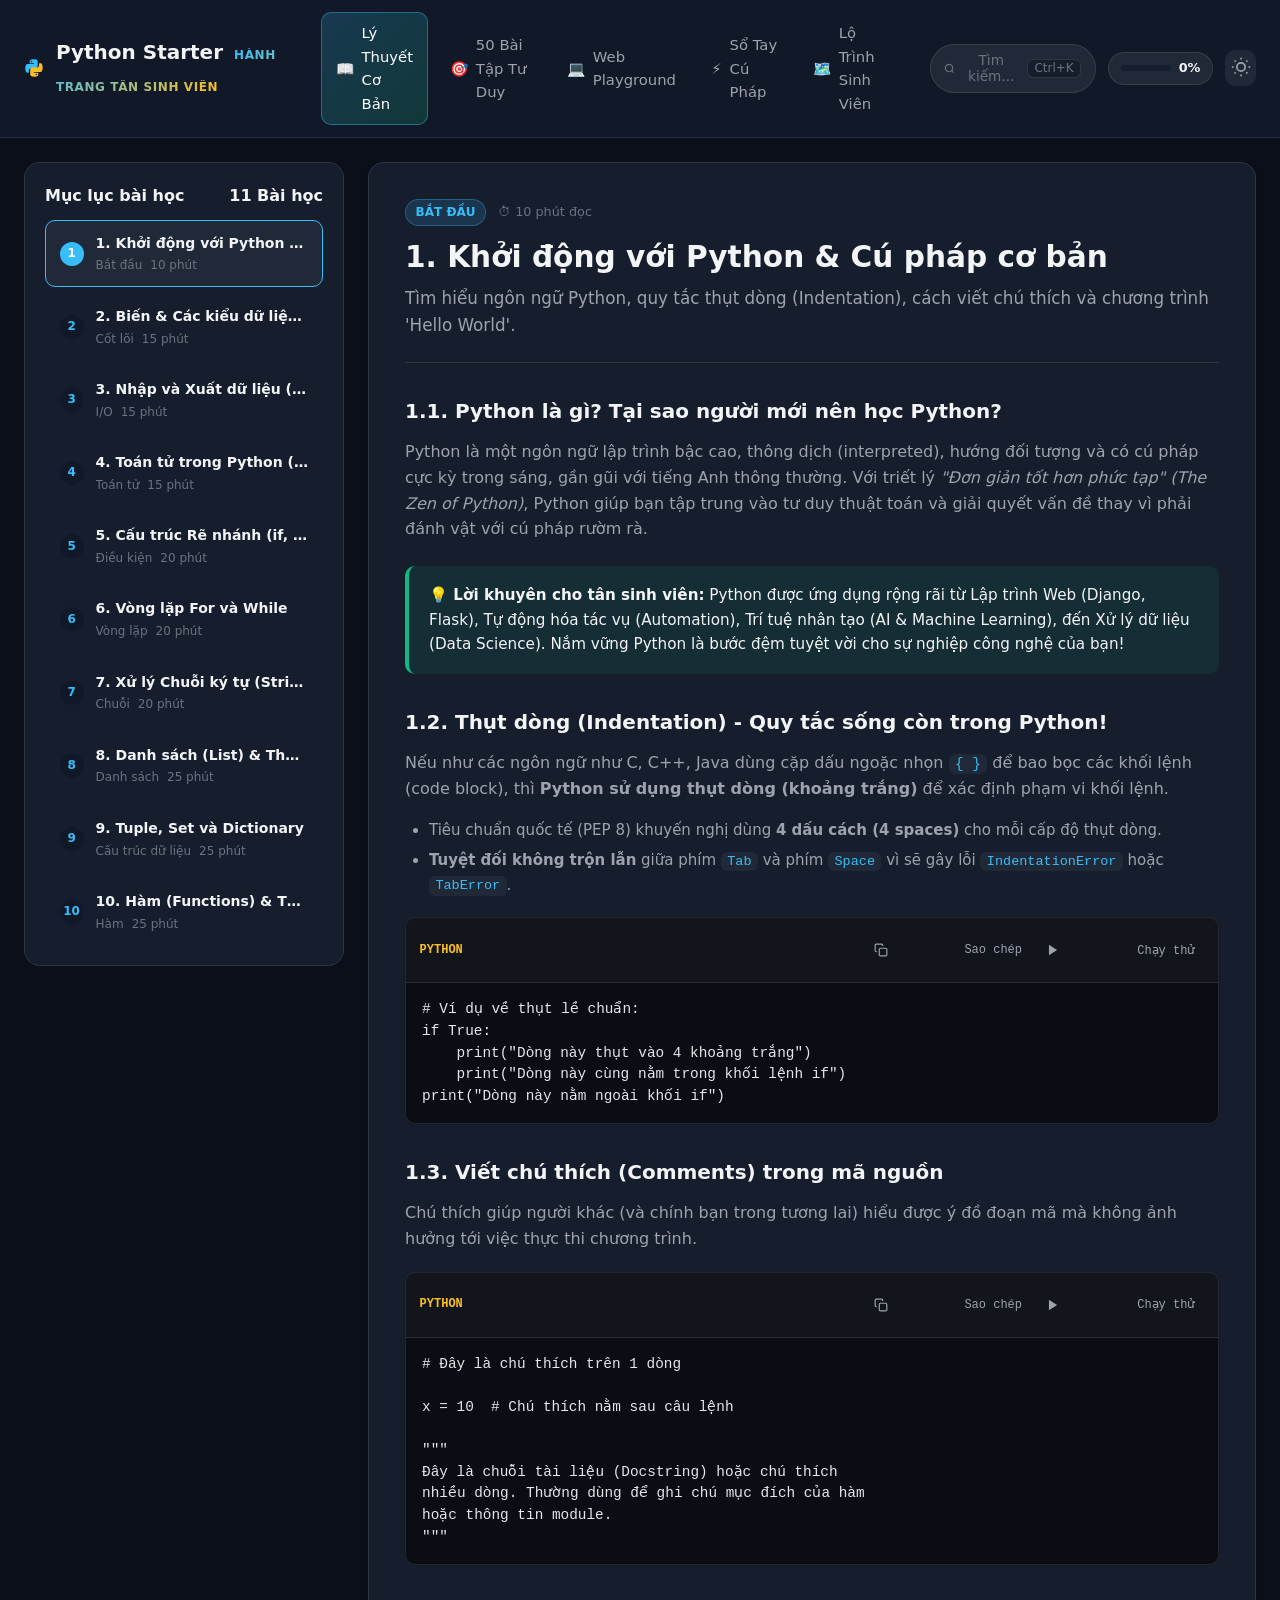
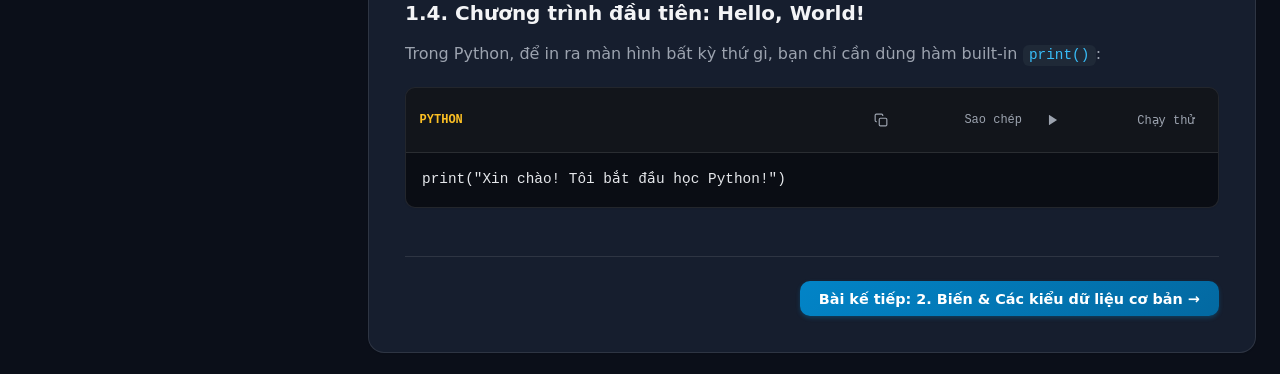
<file: index.html>
<!DOCTYPE html>
<html lang="vi" data-theme="dark">
<head>
  <meta charset="UTF-8">
  <meta name="viewport" content="width=device-width, initial-scale=1.0">
  <title>Python Starter - Hành Trang Lập Trình Python Cho Sinh Viên</title>
  <meta name="description" content="Nền tảng tự học lập trình Python toàn diện cho tân sinh viên: Lý thuyết nhập môn cốt lõi, 50 bài tập rèn tư duy giải thuật từ dễ đến nâng cao, và trình chạy code WebAssembly trực tuyến.">
  
  <!-- Favicon Python SVG -->
  <link rel="icon" type="image/svg+xml" href="data:image/svg+xml,<svg xmlns='http://www.w3.org/2000/svg' viewBox='0 0 24 24'><path fill='%2338bdf8' d='M12 2C6.48 2 2 6.48 2 12s4.48 10 10 10 10-4.48 10-10S17.52 2 12 2zm-1 14h2v2h-2zm0-10h2v8h-2z'/></svg>">

  <!-- Stylesheet -->
  <link rel="stylesheet" href="css/style.css">
</head>
<body>

  <!-- ==========================================
       HEADER & NAVIGATION
       ========================================== -->
  <header class="site-header">
    <div class="header-container">
      <div class="brand-logo">
        <svg viewBox="0 0 128 128" fill="none" xmlns="http://www.w3.org/2000/svg">
          <path d="M63.7 8.2c-29.3 0-27.5 12.7-27.5 12.7l.1 13.2h28.1v4H24.8S8.2 36.3 8.2 65.6s14.6 28.3 14.6 28.3h8.7V81.4s-.5-14.6 14.4-14.6h28.1s13.9.2 13.9-13.6V22.2s2-14-24.2-14zm-15.6 9.1c2.7 0 5 2.2 5 5s-2.2 5-5 5-5-2.2-5-5 2.3-5 5-5z" fill="#38BDF8"/>
          <path d="M64.3 119.8c29.3 0 27.5-12.7 27.5-12.7l-.1-13.2H63.6v-4h39.6s16.6 1.8 16.6-27.5-14.6-28.3-14.6-28.3h-8.7v12.5s.5 14.6-14.4 14.6H54s-13.9-.2-13.9 13.6v31.1s-2 13.9 24.2 13.9zm15.6-9.1c-2.7 0-5-2.2-5-5s2.2-5 5-5 5 2.2 5 5-2.3 5-5 5z" fill="#FBBF24"/>
        </svg>
        <div>
          <span>Python Starter</span>
          <span class="brand-tagline">Hành trang tân sinh viên</span>
        </div>
      </div>

      <!-- Main Navigation Menu -->
      <nav class="main-nav" id="main-nav">
        <a href="#theory" class="nav-link active" data-tab="theory">
          <span>📖</span> Lý Thuyết Cơ Bản
        </a>
        <a href="#exercises" class="nav-link" data-tab="exercises">
          <span>🎯</span> 50 Bài Tập Tư Duy
        </a>
        <a href="#playground" class="nav-link" data-tab="playground">
          <span>💻</span> Web Playground
        </a>
        <a href="#cheatsheet" class="nav-link" data-tab="cheatsheet">
          <span>⚡</span> Sổ Tay Cú Pháp
        </a>
        <a href="#roadmap" class="nav-link" data-tab="roadmap">
          <span>🗺️</span> Lộ Trình Sinh Viên
        </a>
      </nav>

      <!-- Header Actions: Search, Progress, Theme Toggle -->
      <div class="header-actions">
        <!-- Quick Search Button -->
        <button class="search-trigger-btn" id="global-search-trigger" title="Tìm kiếm nhanh">
          <svg width="15" height="15" viewBox="0 0 24 24" fill="none" stroke="currentColor" stroke-width="2.5">
            <circle cx="11" cy="11" r="8"></circle>
            <line x1="21" y1="21" x2="16.65" y2="16.65"></line>
          </svg>
          <span>Tìm kiếm...</span>
          <span class="search-shortcut">Ctrl+K</span>
        </button>

        <!-- Exercise Progress Pill -->
        <div class="header-progress-wrap" title="Tiến độ hoàn thành 50 bài tập">
          <div class="progress-pill-bar">
            <div class="progress-pill-fill" id="progress-bar-fill"></div>
          </div>
          <span id="header-completed-badge">0%</span>
        </div>

        <!-- Dark/Light Theme Toggle -->
        <button class="icon-btn" id="theme-toggle-btn" title="Chuyển chế độ Sáng / Tối">
          <span id="theme-toggle-icon">
            <svg width="20" height="20" viewBox="0 0 24 24" fill="none" stroke="currentColor" stroke-width="2">
              <circle cx="12" cy="12" r="5"></circle>
              <line x1="12" y1="1" x2="12" y2="3"></line>
              <line x1="12" y1="21" x2="12" y2="23"></line>
              <line x1="4.22" y1="4.22" x2="5.64" y2="5.64"></line>
              <line x1="18.36" y1="18.36" x2="19.78" y2="19.78"></line>
              <line x1="1" y1="12" x2="3" y2="12"></line>
              <line x1="21" y1="12" x2="23" y2="12"></line>
              <line x1="4.22" y1="19.78" x2="5.64" y2="18.36"></line>
              <line x1="18.36" y1="5.64" x2="19.78" y2="4.22"></line>
            </svg>
          </span>
        </button>

        <!-- Mobile Hamburger Toggle -->
        <button class="icon-btn mobile-menu-btn" id="mobile-menu-btn" title="Menu">
          <svg width="22" height="22" viewBox="0 0 24 24" fill="none" stroke="currentColor" stroke-width="2">
            <line x1="3" y1="12" x2="21" y2="12"></line>
            <line x1="3" y1="6" x2="21" y2="6"></line>
            <line x1="3" y1="18" x2="21" y2="18"></line>
          </svg>
        </button>
      </div>
    </div>
  </header>

  <!-- ==========================================
       MAIN CONTENT CONTAINER
       ========================================== -->
  <main class="main-wrapper">

    <!-- ------------------------------------------
         TAB 1: LÝ THUYẾT CƠ BẢN
         ------------------------------------------ -->
    <section class="tab-pane active" id="tab-theory">
      <div class="theory-layout">
        <!-- Sidebar bài học -->
        <aside class="theory-sidebar">
          <div class="sidebar-title">
            <span>Mục lục bài học</span>
            <span class="badge-mini">11 Bài học</span>
          </div>
          <ul class="lesson-nav-list" id="theory-lesson-list">
            <!-- Render động bằng JS từ THEORY_DATA -->
          </ul>
        </aside>

        <!-- Nội dung bài học đang xem -->
        <div class="theory-content" id="theory-content-view">
          <!-- Render động bằng JS -->
        </div>
      </div>
    </section>

    <!-- ------------------------------------------
         TAB 2: 50 BÀI TẬP RÈN TƯ DUY
         ------------------------------------------ -->
    <section class="tab-pane" id="tab-exercises">
      <!-- Hero Banner -->
      <div class="exercises-header-section">
        <div class="ex-hero-content">
          <h2>🎯 50 Bài Tập Lập Trình Python Điển Hình</h2>
          <p>Được tuyển chọn và phân cấp khoa học từ bài toán nhập xuất số học cơ bản nhất đến các cấu trúc dữ liệu và giải thuật kinh điển (Two Sum, Binary Search, Bubble Sort, Memoization, CRUD Mini Project). Hãy giải tuần tự để xây dựng nền tảng tư duy lập trình vững chắc!</p>
        </div>
      </div>

      <!-- Filter & Search Controls -->
      <div class="filter-container">
        <div class="filter-row-top">
          <!-- Level Filter Pills -->
          <div class="filter-pills">
            <button class="filter-pill active" data-level="all">Tất cả bài tập</button>
            <button class="filter-pill" data-level="1">⭐ Cấp 1 (I/O & Số học)</button>
            <button class="filter-pill" data-level="2">⭐⭐ Cấp 2 (Điều kiện)</button>
            <button class="filter-pill" data-level="3">⭐⭐⭐ Cấp 3 (Vòng lặp)</button>
            <button class="filter-pill" data-level="4">⭐⭐⭐⭐ Cấp 4 (Chuỗi & List)</button>
            <button class="filter-pill" data-level="5">⭐⭐⭐⭐⭐ Cấp 5 (Thuật toán)</button>
          </div>

          <!-- Search Input -->
          <div class="search-input-wrap">
            <span class="search-icon-inside">🔍</span>
            <input type="text" id="exercise-search-input" placeholder="Tìm kiếm bài tập theo tên, từ khóa...">
          </div>
        </div>

        <div class="filter-row-bottom">
          <div class="filter-selects">
            <!-- Category Filter -->
            <select class="custom-select" id="exercise-category-filter">
              <option value="all">📁 Tất cả chủ đề</option>
              <option value="Số học & I/O">Số học & I/O (Bài 1 - 10)</option>
              <option value="Rẽ nhánh & Logic">Rẽ nhánh & Logic (Bài 11 - 20)</option>
              <option value="Vòng lặp & Số học">Vòng lặp & Số học (Bài 21 - 30)</option>
              <option value="Chuỗi & Danh sách">Chuỗi & Danh sách (Bài 31 - 40)</option>
              <option value="Dict & Thuật toán">Dict & Thuật toán (Bài 41 - 50)</option>
            </select>

            <!-- Status Filter -->
            <select class="custom-select" id="exercise-status-filter">
              <option value="all">Trạng thái: Tất cả</option>
              <option value="completed">✔ Đã hoàn thành</option>
              <option value="pending">⏳ Chưa làm</option>
              <option value="bookmarked">🔖 Đã lưu ôn tập</option>
            </select>
          </div>

          <div class="filtered-count" id="filtered-exercises-count">
            Đang hiển thị: 50 / 50 bài tập
          </div>
        </div>
      </div>

      <!-- Exercise Cards Grid -->
      <div class="exercises-grid" id="exercises-grid">
        <!-- Render động 50 bài tập từ EXERCISES_DATA bằng JS -->
      </div>
    </section>

    <!-- ------------------------------------------
         TAB 3: WEB PLAYGROUND (PYODIDE PYTHON 3)
         ------------------------------------------ -->
    <section class="tab-pane" id="tab-playground">
      <div class="playground-container">
        <!-- Panel Soạn Thảo Code -->
        <div class="editor-panel">
          <div class="panel-toolbar">
            <div class="panel-title">
              <span>🐍 Trình Soạn Thảo Python</span>
              <span id="pyodide-status" class="status-badge loading">Đang kiểm tra trình thông dịch...</span>
            </div>

            <div class="panel-actions">
              <select class="custom-select" id="playground-templates" style="padding: 0.25rem 0.6rem; font-size: 0.8rem;">
                <option value="">📂 Mẫu mã nguồn...</option>
                <option value="hello">Hello World & Nhập tên</option>
                <option value="sum">Tính tổng Gauss (1..100)</option>
                <option value="list">List Comprehension</option>
                <option value="dict">Thống kê từ vựng (Dict)</option>
              </select>
            </div>
          </div>

          <textarea id="code-editor" class="code-textarea" spellcheck="false" placeholder="# Viết hoặc dán mã nguồn Python vào đây...
# Nhấn 'Chạy Code' bên dưới để thực thi"># Viết chương trình Python đầu tiên của bạn ở đây!
ho_ten = input("Nhập họ tên của bạn: ")
print(f"Xin chào tân sinh viên: {ho_ten}! Chúc bạn học tốt Python!")

# Tính tổng các số chẵn từ 1 đến 20:
so_chan = [x for x in range(1, 21) if x % 2 == 0]
print("Các số chẵn:", so_chan)
print("Tổng các số chẵn:", sum(so_chan))
</textarea>

          <!-- Input Buffer Box for input() -->
          <div class="custom-input-box">
            <label for="custom-input">📥 Dữ liệu đầu vào cho lệnh <code>input()</code> (Mỗi dòng một giá trị):</label>
            <textarea id="custom-input" placeholder="Ví dụ:&#10;Nguyễn Văn An&#10;20">Nguyễn Văn An</textarea>
          </div>

          <div class="panel-toolbar" style="border-top: 1px solid var(--border-color); border-bottom: none;">
            <button class="btn btn-outline btn-sm" onclick="document.getElementById('code-editor').value = ''">
              Làm trống Editor
            </button>
            <button class="btn btn-primary" id="btn-run-code">
              <svg width="18" height="18" viewBox="0 0 24 24" fill="currentColor">
                <polygon points="5 3 19 12 5 21 5 3"></polygon>
              </svg>
              <span>Chạy Code (Run)</span>
            </button>
          </div>
        </div>

        <!-- Panel Màn Hình Terminal Output -->
        <div class="terminal-panel">
          <div class="panel-toolbar">
            <div class="panel-title">
              <span>🖥 Màn hình Terminal Console</span>
            </div>
            <button class="btn btn-outline btn-sm" id="btn-clear-terminal">
              Xóa Console
            </button>
          </div>

          <div class="terminal-screen" id="terminal-output">
            <span class="term-line info">Chào mừng bạn đến với Web Python Runner! Nhấn nút 'Chạy Code' màu xanh để chạy mã.</span>
          </div>
        </div>
      </div>
    </section>

    <!-- ------------------------------------------
         TAB 4: SỔ TAY CÚ PHÁP (CHEATSHEET)
         ------------------------------------------ -->
    <section class="tab-pane" id="tab-cheatsheet">
      <div class="cheatsheet-header" style="margin-bottom: 1.5rem;">
        <h2>⚡ Sổ Tay Cú Pháp Nhanh (Python Cheat Sheet)</h2>
        <p style="color: var(--text-secondary);">Bản tra cứu nhanh các hàm, cấu trúc dữ liệu và phương thức thường dùng nhất trong các buổi thi thực hành và làm bài tập.</p>
      </div>

      <div class="cheatsheet-grid">
        <!-- Card 1: Các hàm Built-in thông dụng -->
        <div class="cheat-card">
          <h3>📌 Hàm Built-in Cơ Bản</h3>
          <ul class="cheat-list">
            <li class="cheat-item">
              <code>print(*objects, sep=' ', end='\n')</code>
              <span>In dữ liệu ra màn hình. Tùy chỉnh dấu cách hoặc kết thúc dòng.</span>
            </li>
            <li class="cheat-item">
              <code>len(s)</code>
              <span>Trả về số lượng phần tử của chuỗi, danh sách, tuple hoặc dictionary.</span>
            </li>
            <li class="cheat-item">
              <code>range(start, stop, step)</code>
              <span>Tạo dãy số nguyên từ start đến stop - 1 với bước nhảy step.</span>
            </li>
            <li class="cheat-item">
              <code>sum(iterable), max(...), min(...)</code>
              <span>Tính tổng, tìm phần tử lớn nhất và nhỏ nhất cực nhanh.</span>
            </li>
            <li class="cheat-item">
              <code>sorted(iterable, reverse=False)</code>
              <span>Trả về một danh sách mới đã được sắp xếp tăng dần hoặc giảm dần.</span>
            </li>
            <li class="cheat-item">
              <code>map(func, iterable)</code>
              <span>Áp dụng hàm func lên từng phần tử. Ví dụ: <code>list(map(int, input().split()))</code>.</span>
            </li>
          </ul>
        </div>

        <!-- Card 2: Phương thức Chuỗi (String) -->
        <div class="cheat-card">
          <h3>🔤 Phương Thức Chuỗi (String)</h3>
          <ul class="cheat-list">
            <li class="cheat-item">
              <code>s.strip()</code>
              <span>Xóa bỏ tất cả khoảng trắng và dấu xuống dòng ở hai đầu chuỗi.</span>
            </li>
            <li class="cheat-item">
              <code>s.lower(), s.upper(), s.capitalize()</code>
              <span>Chuyển thành chữ thường, chữ HOA, hoặc viết hoa chữ cái đầu tiên.</span>
            </li>
            <li class="cheat-item">
              <code>s.split(sep=None)</code>
              <span>Tách chuỗi thành một danh sách các từ.</span>
            </li>
            <li class="cheat-item">
              <code>separator.join(list_of_strings)</code>
              <span>Nối danh sách các từ thành một chuỗi duy nhất.</span>
            </li>
            <li class="cheat-item">
              <code>s.replace(old, new)</code>
              <span>Thay thế toàn bộ chuỗi con <code>old</code> bằng <code>new</code>.</span>
            </li>
            <li class="cheat-item">
              <code>s.find(sub), s.count(sub)</code>
              <span>Tìm vị trí xuất hiện đầu tiên của <code>sub</code> (-1 nếu không thấy), đếm số lần xuất hiện.</span>
            </li>
          </ul>
        </div>

        <!-- Card 3: Phương thức Danh sách (List) -->
        <div class="cheat-card">
          <h3>📋 Phương Thức Danh Sách (List)</h3>
          <ul class="cheat-list">
            <li class="cheat-item">
              <code>lst.append(x)</code>
              <span>Thêm một phần tử <code>x</code> vào cuối danh sách (O(1)).</span>
            </li>
            <li class="cheat-item">
              <code>lst.insert(i, x)</code>
              <span>Chèn phần tử <code>x</code> vào vị trí chỉ số <code>i</code>.</span>
            </li>
            <li class="cheat-item">
              <code>lst.pop([i])</code>
              <span>Xóa và trả về phần tử tại vị trí <code>i</code> (mặc định là phần tử cuối).</span>
            </li>
            <li class="cheat-item">
              <code>lst.remove(x)</code>
              <span>Xóa phần tử đầu tiên trong danh sách có giá trị bằng <code>x</code>.</span>
            </li>
            <li class="cheat-item">
              <code>lst.sort(reverse=False)</code>
              <span>Sắp xếp danh sách tại chỗ (thay đổi trực tiếp danh sách ban đầu).</span>
            </li>
            <li class="cheat-item">
              <code>lst.index(x)</code>
              <span>Trả về chỉ mục vị trí xuất hiện đầu tiên của giá trị <code>x</code>.</span>
            </li>
          </ul>
        </div>

        <!-- Card 4: Dictionary & Set -->
        <div class="cheat-card">
          <h3>🗂️ Dictionary & Set</h3>
          <ul class="cheat-list">
            <li class="cheat-item">
              <code>d.get(key, default)</code>
              <span>Truy xuất an toàn giá trị của khóa <code>key</code>, trả về <code>default</code> nếu không tìm thấy.</span>
            </li>
            <li class="cheat-item">
              <code>d.keys(), d.values(), d.items()</code>
              <span>Lấy danh sách các khóa, danh sách giá trị, hoặc các cặp <code>(khóa, giá trị)</code>.</span>
            </li>
            <li class="cheat-item">
              <code>set.add(x), set.remove(x)</code>
              <span>Thêm hoặc xóa một phần tử trong tập hợp.</span>
            </li>
            <li class="cheat-item">
              <code>A | B, A &amp; B, A - B</code>
              <span>Các phép toán tập hợp: Hợp (Union), Giao (Intersection), và Hiệu (Difference).</span>
            </li>
          </ul>
        </div>
      </div>
    </section>

    <!-- ------------------------------------------
         TAB 5: LỘ TRÌNH TÂN SINH VIÊN (ROADMAP)
         ------------------------------------------ -->
    <section class="tab-pane" id="tab-roadmap">
      <div class="roadmap-container">
        <div class="roadmap-header" style="text-align: center; margin-bottom: 2rem;">
          <h2>🗺️ Lộ Trình 4 Tuần Làm Chủ Python Cho Tân Sinh Viên</h2>
          <p style="color: var(--text-secondary);">Kế hoạch từng bước giúp bạn từ người chưa biết gì về code trở thành một sinh viên xuất sắc môn Nhập môn Lập trình!</p>
        </div>

        <div class="roadmap-timeline">
          <!-- Tuần 1 -->
          <div class="timeline-step">
            <div class="step-box">
              <div class="step-phase">Tuần 1: Khởi động & Làm quen Cú pháp</div>
              <h3 class="step-title">Biến, Kiểu Dữ Liệu & Nhập Xuất Chuẩn</h3>
              <p>Mục tiêu: Hiểu cơ chế hoạt động của máy tính, cài đặt Visual Studio Code và Python 3 trên máy tính cá nhân. Nắm chắc kiểu số, chuỗi, toán tử số học và định dạng f-strings.</p>
              <div class="tip-box" style="margin-top: 0.75rem;">
                <strong>🎯 Bài tập cần chinh phục:</strong> Hoàn thành toàn bộ Bài 1 đến Bài 10 trong mục Bài tập.
              </div>
            </div>
          </div>

          <!-- Tuần 2 -->
          <div class="timeline-step">
            <div class="step-box">
              <div class="step-phase">Tuần 2: Tư duy Rẽ nhánh & Vòng lặp</div>
              <h3 class="step-title">Cấu Trúc Điều Kiện If-Else & Vòng Lặp For/While</h3>
              <p>Mục tiêu: Rèn luyện tư duy logic phân nhánh quyết định. Thành thạo vòng lặp duyệt số học, vẽ hình sao, tính giai thừa, kiểm tra số nguyên tố và số đối xứng.</p>
              <div class="tip-box" style="margin-top: 0.75rem;">
                <strong>🎯 Bài tập cần chinh phục:</strong> Hoàn thành Bài 11 đến Bài 30.
              </div>
            </div>
          </div>

          <!-- Tuần 3 -->
          <div class="timeline-step">
            <div class="step-box">
              <div class="step-phase">Tuần 3: Cấu trúc Dữ liệu Nền tảng</div>
              <h3 class="step-title">Xử Lý Chuỗi, Danh Sách (List) & Mảng</h3>
              <p>Mục tiêu: Làm chủ các thao tác cắt lát slicing, thêm/sửa/xóa phần tử trong List, kỹ thuật 2 con trỏ, chuẩn hóa chuỗi và List Comprehension.</p>
              <div class="tip-box" style="margin-top: 0.75rem;">
                <strong>🎯 Bài tập cần chinh phục:</strong> Hoàn thành Bài 31 đến Bài 40.
              </div>
            </div>
          </div>

          <!-- Tuần 4 -->
          <div class="timeline-step">
            <div class="step-box">
              <div class="step-phase">Tuần 4: Thuật toán & Mini Project</div>
              <h3 class="step-title">Dictionary, Hàm, Giải Thuật & Dự Án CRUD</h3>
              <p>Mục tiêu: Nắm vững Dictionary cho bài toán đếm tần suất và nhóm dữ liệu. Hiểu thuật toán tìm kiếm nhị phân (Binary Search), sắp xếp nổi bọt (Bubble Sort), đệ quy có nhớ (Memoization) và hoàn thiện hệ thống quản lý sinh viên mini.</p>
              <div class="tip-box" style="margin-top: 0.75rem;">
                <strong>🎯 Bài tập cần chinh phục:</strong> Hoàn thành Bài 41 đến Bài 50.
              </div>
            </div>
          </div>
        </div>

        <!-- Lời khuyên vàng -->
        <div class="alert-info-box" style="margin-top: 2rem;">
          <h3>💡 3 Quy Tắc "Vàng" Cho Sinh Viên Ngành Công Nghệ Thông Tin:</h3>
          <ul style="margin-left: 1.5rem; margin-top: 0.5rem;">
            <li><strong>Tự tay gõ code (Hand-on Coding):</strong> Đừng chỉ đọc lướt bằng mắt! Hãy gõ từng dòng code, chạy thử và cố tình làm cho nó báo lỗi để học cách đọc Traceback sửa lỗi.</li>
            <li><strong>Vẽ luồng chương trình ra giấy trước:</strong> Khi gặp một bài toán khó, hãy lấy giấy nháp hoặc sổ tay ghi lại các bước giải bằng ngôn ngữ tự nhiên trước khi bắt tay viết mã.</li>
            <li><strong>Học cách sử dụng Git và GitHub sớm:</strong> Lưu trữ tất cả bài tập đã giải lên kho lưu trữ GitHub cá nhân. Đó chính là bản CV đầu tiên chứng minh năng lực của bạn khi đi xin thực tập sau này!</li>
          </ul>
        </div>
      </div>
    </section>

  </main>

  <!-- ==========================================
       MODAL CHI TIẾT BÀI TẬP (EXERCISE MODAL)
       ========================================== -->
  <div class="modal-overlay" id="exercise-detail-modal">
    <div class="modal-card">
      <div class="modal-top-bar">
        <span style="font-weight: 700; color: var(--text-primary);">Chi Tiết Bài Tập Lập Trình</span>
        <button class="modal-close-btn" onclick="closeModal()" title="Đóng cửa sổ">✕</button>
      </div>
      <div class="modal-scroll-body" id="modal-exercise-body">
        <!-- Render động nội dung bài tập bằng JS -->
      </div>
    </div>
  </div>

  <!-- ==========================================
       GLOBAL SEARCH MODAL
       ========================================== -->
  <div class="modal-overlay" id="global-search-modal">
    <div class="modal-card search-modal-card">
      <div class="search-input-header">
        <span style="color: var(--text-muted); font-size: 1.25rem;">🔍</span>
        <input type="text" id="global-search-input" placeholder="Tìm kiếm bài tập, hàm, lý thuyết (gõ để tìm)..." autocomplete="off">
        <span class="search-shortcut">ESC để đóng</span>
      </div>
      <div class="search-results-list" id="search-results-list">
        <!-- Render động kết quả tìm kiếm -->
      </div>
    </div>
  </div>

  <!-- ==========================================
       SCRIPTS
       ========================================== -->
  <script src="js/theory-data.js"></script>
  <script src="js/exercises-data.js"></script>
  <script src="js/playground.js"></script>
  <script src="js/app.js"></script>
</body>
</html>
</file>
<file: css/style.css>
/* ==========================================================================
   PYTHON STARTER - MODERN DESIGN SYSTEM & STYLESHEET
   Dành cho tân sinh viên học lập trình Python
   ========================================================================== */

:root {
  /* Dark Theme (Mặc định) */
  --bg-primary: #0b0f19;
  --bg-secondary: #111827;
  --bg-tertiary: #1f2937;
  --bg-card: #161e2e;
  --bg-card-hover: #1f2a3e;
  --bg-code: #0a0d14;
  --border-color: rgba(255, 255, 255, 0.1);
  --border-subtle: rgba(255, 255, 255, 0.05);

  --text-primary: #f3f4f6;
  --text-secondary: #9ca3af;
  --text-muted: #6b7280;

  --accent-python-blue: #38bdf8;
  --accent-python-yellow: #fbbf24;
  --accent-emerald: #10b981;
  --accent-purple: #a855f7;
  --accent-rose: #f43f5e;

  --font-sans: system-ui, -apple-system, BlinkMacSystemFont, 'Segoe UI', Roboto, Oxygen, Ubuntu, Cantarell, sans-serif;
  --font-mono: 'JetBrains Mono', 'Fira Code', 'Courier New', monospace;

  --shadow-sm: 0 1px 2px 0 rgba(0, 0, 0, 0.05);
  --shadow-md: 0 4px 6px -1px rgba(0, 0, 0, 0.2), 0 2px 4px -2px rgba(0, 0, 0, 0.2);
  --shadow-lg: 0 10px 15px -3px rgba(0, 0, 0, 0.4), 0 4px 6px -4px rgba(0, 0, 0, 0.3);

  --radius-sm: 6px;
  --radius-md: 10px;
  --radius-lg: 16px;
  --radius-full: 9999px;
  --transition: all 0.2s cubic-bezier(0.4, 0, 0.2, 1);
}

[data-theme="light"] {
  --bg-primary: #f8fafc;
  --bg-secondary: #f1f5f9;
  --bg-tertiary: #e2e8f0;
  --bg-card: #ffffff;
  --bg-card-hover: #f8fafc;
  --bg-code: #0f172a;
  --border-color: #e2e8f0;
  --border-subtle: #f1f5f9;

  --text-primary: #0f172a;
  --text-secondary: #475569;
  --text-muted: #94a3b8;

  --accent-python-blue: #0284c7;
  --accent-python-yellow: #d97706;
  --accent-emerald: #059669;
  --accent-purple: #7c3aed;
  --accent-rose: #e11d48;

  --shadow-md: 0 4px 6px -1px rgba(0, 0, 0, 0.08), 0 2px 4px -2px rgba(0, 0, 0, 0.05);
  --shadow-lg: 0 10px 15px -3px rgba(0, 0, 0, 0.1), 0 4px 6px -4px rgba(0, 0, 0, 0.05);
}

/* Reset & Cơ bản */
* {
  margin: 0;
  padding: 0;
  box-sizing: border-box;
}

body {
  font-family: var(--font-sans);
  background-color: var(--bg-primary);
  color: var(--text-primary);
  line-height: 1.6;
  font-size: 15px;
  -webkit-font-smoothing: antialiased;
}

a {
  color: var(--accent-python-blue);
  text-decoration: none;
  transition: var(--transition);
}

a:hover {
  text-decoration: underline;
}

button {
  cursor: pointer;
  font-family: inherit;
  border: none;
  outline: none;
  transition: var(--transition);
}

/* ==========================================
   HEADER & NAVBAR
   ========================================== */
.site-header {
  position: sticky;
  top: 0;
  z-index: 100;
  background-color: var(--bg-secondary);
  border-bottom: 1px solid var(--border-color);
  backdrop-filter: blur(12px);
}

.header-container {
  max-width: 1400px;
  margin: 0 auto;
  padding: 0.75rem 1.5rem;
  display: flex;
  align-items: center;
  justify-content: space-between;
  gap: 1.5rem;
}

.brand-logo {
  display: flex;
  align-items: center;
  gap: 0.75rem;
  font-size: 1.25rem;
  font-weight: 700;
  color: var(--text-primary);
}

.brand-logo svg {
  width: 32px;
  height: 32px;
}

.brand-tagline {
  font-size: 0.75rem;
  background: linear-gradient(135deg, var(--accent-python-blue), var(--accent-python-yellow));
  -webkit-background-clip: text;
  -webkit-text-fill-color: transparent;
  font-weight: 600;
  text-transform: uppercase;
  letter-spacing: 0.05em;
  margin-left: 0.25rem;
}

/* Navigation Links */
.main-nav {
  display: flex;
  align-items: center;
  gap: 0.5rem;
}

.nav-link {
  display: flex;
  align-items: center;
  gap: 0.5rem;
  padding: 0.5rem 0.85rem;
  border-radius: var(--radius-md);
  color: var(--text-secondary);
  font-weight: 500;
  font-size: 0.925rem;
}

.nav-link:hover {
  color: var(--text-primary);
  background-color: var(--bg-tertiary);
  text-decoration: none;
}

.nav-link.active {
  color: #fff;
  background: linear-gradient(135deg, rgba(56, 189, 248, 0.2), rgba(16, 185, 129, 0.2));
  border: 1px solid rgba(56, 189, 248, 0.4);
}

/* Header Utilities */
.header-actions {
  display: flex;
  align-items: center;
  gap: 0.75rem;
}

.search-trigger-btn {
  display: flex;
  align-items: center;
  gap: 0.5rem;
  padding: 0.45rem 0.85rem;
  background-color: var(--bg-tertiary);
  border: 1px solid var(--border-color);
  border-radius: var(--radius-full);
  color: var(--text-muted);
  font-size: 0.85rem;
}

.search-trigger-btn:hover {
  border-color: var(--accent-python-blue);
  color: var(--text-primary);
}

.search-shortcut {
  background-color: var(--bg-card);
  padding: 0.1rem 0.4rem;
  border-radius: var(--radius-sm);
  font-size: 0.75rem;
  border: 1px solid var(--border-color);
}

.icon-btn {
  display: flex;
  align-items: center;
  justify-content: center;
  width: 36px;
  height: 36px;
  border-radius: var(--radius-md);
  background-color: var(--bg-tertiary);
  color: var(--text-secondary);
}

.icon-btn:hover {
  color: var(--text-primary);
  background-color: var(--bg-card-hover);
}

/* Tiến độ tổng quan trên header */
.header-progress-wrap {
  display: flex;
  align-items: center;
  gap: 0.5rem;
  background-color: var(--bg-tertiary);
  padding: 0.35rem 0.75rem;
  border-radius: var(--radius-full);
  font-size: 0.8rem;
  font-weight: 600;
  border: 1px solid var(--border-color);
}

.progress-pill-bar {
  width: 50px;
  height: 6px;
  background-color: var(--bg-card);
  border-radius: var(--radius-full);
  overflow: hidden;
}

.progress-pill-fill {
  height: 100%;
  width: 0%;
  background: linear-gradient(90deg, var(--accent-python-blue), var(--accent-emerald));
  transition: width 0.3s ease;
}

.mobile-menu-btn {
  display: none;
}

/* ==========================================
   LAYOUT CHÍNH
   ========================================== */
.main-wrapper {
  max-width: 1400px;
  margin: 0 auto;
  padding: 1.5rem;
}

.tab-pane {
  display: none;
  animation: fadeIn 0.25s ease;
}

.tab-pane.active {
  display: block;
}

@keyframes fadeIn {
  from { opacity: 0; transform: translateY(4px); }
  to { opacity: 1; transform: translateY(0); }
}

/* ==========================================
   TAB 1: LÝ THUYẾT (THEORY)
   ========================================== */
.theory-layout {
  display: grid;
  grid-template-columns: 320px 1fr;
  gap: 1.5rem;
  align-items: start;
}

.theory-sidebar {
  position: sticky;
  top: 5rem;
  background-color: var(--bg-card);
  border: 1px solid var(--border-color);
  border-radius: var(--radius-lg);
  padding: 1.25rem;
  max-height: calc(100vh - 6rem);
  overflow-y: auto;
}

.sidebar-title {
  font-size: 1rem;
  font-weight: 700;
  color: var(--text-primary);
  margin-bottom: 0.75rem;
  display: flex;
  align-items: center;
  justify-content: space-between;
}

.lesson-nav-list {
  list-style: none;
  display: flex;
  flex-direction: column;
  gap: 0.4rem;
}

.lesson-nav-item {
  display: flex;
  align-items: center;
  gap: 0.75rem;
  padding: 0.65rem 0.85rem;
  border-radius: var(--radius-md);
  cursor: pointer;
  transition: var(--transition);
  border: 1px solid transparent;
}

.lesson-nav-item:hover {
  background-color: var(--bg-tertiary);
}

.lesson-nav-item.active {
  background-color: var(--bg-tertiary);
  border-color: var(--accent-python-blue);
}

.lesson-num {
  display: flex;
  align-items: center;
  justify-content: center;
  width: 24px;
  height: 24px;
  border-radius: var(--radius-full);
  background-color: var(--bg-secondary);
  font-size: 0.75rem;
  font-weight: 700;
  color: var(--accent-python-blue);
}

.lesson-nav-item.active .lesson-num {
  background-color: var(--accent-python-blue);
  color: #fff;
}

.lesson-info {
  flex: 1;
  overflow: hidden;
}

.lesson-title {
  font-size: 0.875rem;
  font-weight: 600;
  color: var(--text-primary);
  white-space: nowrap;
  overflow: hidden;
  text-overflow: ellipsis;
}

.lesson-meta {
  display: flex;
  align-items: center;
  gap: 0.5rem;
  font-size: 0.75rem;
  color: var(--text-muted);
  margin-top: 0.15rem;
}

/* Theory Content Area */
.theory-content {
  background-color: var(--bg-card);
  border: 1px solid var(--border-color);
  border-radius: var(--radius-lg);
  padding: 2.25rem;
  box-shadow: var(--shadow-sm);
}

.article-header {
  margin-bottom: 2rem;
  padding-bottom: 1.5rem;
  border-bottom: 1px solid var(--border-color);
}

.article-meta {
  display: flex;
  align-items: center;
  gap: 0.75rem;
  margin-bottom: 0.75rem;
}

.category-badge {
  background: rgba(56, 189, 248, 0.15);
  color: var(--accent-python-blue);
  font-size: 0.75rem;
  font-weight: 700;
  padding: 0.2rem 0.6rem;
  border-radius: var(--radius-full);
  border: 1px solid rgba(56, 189, 248, 0.3);
  text-transform: uppercase;
}

.read-time {
  font-size: 0.8rem;
  color: var(--text-muted);
}

.article-title {
  font-size: 1.85rem;
  font-weight: 800;
  color: var(--text-primary);
  line-height: 1.3;
  margin-bottom: 0.5rem;
}

.article-summary {
  font-size: 1.05rem;
  color: var(--text-secondary);
}

.article-body h3 {
  font-size: 1.25rem;
  font-weight: 700;
  color: var(--text-primary);
  margin-top: 2rem;
  margin-bottom: 0.75rem;
}

.article-body p {
  margin-bottom: 1rem;
  color: var(--text-secondary);
  font-size: 1rem;
}

.article-body ul {
  margin-left: 1.5rem;
  margin-bottom: 1rem;
  color: var(--text-secondary);
}

.article-body li {
  margin-bottom: 0.4rem;
}

.article-body code:not(pre code) {
  font-family: var(--font-mono);
  background-color: var(--bg-tertiary);
  color: var(--accent-python-blue);
  padding: 0.15rem 0.4rem;
  border-radius: var(--radius-sm);
  font-size: 0.9em;
}

/* Callout Boxes */
.tip-box, .warning-box, .alert-info-box {
  padding: 1.1rem 1.25rem;
  border-radius: var(--radius-md);
  margin: 1.5rem 0;
  font-size: 0.95rem;
}

.tip-box {
  background-color: rgba(16, 185, 129, 0.1);
  border-left: 4px solid var(--accent-emerald);
  color: var(--text-primary);
}

.warning-box {
  background-color: rgba(245, 158, 11, 0.1);
  border-left: 4px solid var(--accent-python-yellow);
  color: var(--text-primary);
}

.alert-info-box {
  background-color: rgba(56, 189, 248, 0.1);
  border-left: 4px solid var(--accent-python-blue);
  color: var(--text-primary);
}

/* Tables */
.table-container {
  overflow-x: auto;
  margin: 1.5rem 0;
  border-radius: var(--radius-md);
  border: 1px solid var(--border-color);
}

table {
  width: 100%;
  border-collapse: collapse;
  text-align: left;
  font-size: 0.925rem;
}

th, td {
  padding: 0.85rem 1rem;
  border-bottom: 1px solid var(--border-color);
}

th {
  background-color: var(--bg-secondary);
  color: var(--text-primary);
  font-weight: 700;
}

tr:last-child td {
  border-bottom: none;
}

/* Code Blocks */
pre {
  background-color: var(--bg-code);
  border: 1px solid var(--border-color);
  border-radius: var(--radius-md);
  margin: 1.25rem 0;
  overflow: hidden;
  box-shadow: var(--shadow-sm);
}

.code-block-header {
  display: flex;
  align-items: center;
  justify-content: space-between;
  background-color: rgba(255, 255, 255, 0.03);
  padding: 0.4rem 0.85rem;
  border-bottom: 1px solid var(--border-color);
  font-size: 0.75rem;
  color: var(--text-muted);
}

.code-lang-label {
  font-weight: 600;
  text-transform: uppercase;
  color: var(--accent-python-yellow);
  font-family: var(--font-mono);
}

.code-actions {
  display: flex;
  align-items: center;
  gap: 0.4rem;
}

.code-btn {
  background: transparent;
  color: var(--text-secondary);
  font-size: 0.75rem;
  padding: 0.2rem 0.5rem;
  border-radius: var(--radius-sm);
  display: flex;
  align-items: center;
  gap: 0.3rem;
  border: 1px solid transparent;
}

.code-btn:hover {
  background-color: rgba(255, 255, 255, 0.1);
  color: var(--text-primary);
}

pre code {
  display: block;
  padding: 1rem;
  font-family: var(--font-mono);
  font-size: 0.9rem;
  color: #e5e7eb;
  overflow-x: auto;
  line-height: 1.5;
}

.article-footer-nav {
  margin-top: 3rem;
  padding-top: 1.5rem;
  border-top: 1px solid var(--border-color);
  display: flex;
  align-items: center;
  justify-content: space-between;
  gap: 1rem;
}

/* ==========================================
   TAB 2: 50 BÀI TẬP (EXERCISES)
   ========================================== */
.exercises-header-section {
  background: linear-gradient(135deg, rgba(56, 189, 248, 0.1), rgba(16, 185, 129, 0.05));
  border: 1px solid var(--border-color);
  border-radius: var(--radius-lg);
  padding: 1.75rem;
  margin-bottom: 1.5rem;
}

.ex-hero-content {
  max-width: 800px;
}

.ex-hero-content h2 {
  font-size: 1.75rem;
  font-weight: 800;
  margin-bottom: 0.5rem;
}

.ex-hero-content p {
  color: var(--text-secondary);
  font-size: 1rem;
}

/* Filter Bar */
.filter-container {
  display: flex;
  flex-direction: column;
  gap: 1rem;
  margin-bottom: 1.5rem;
}

.filter-row-top {
  display: flex;
  align-items: center;
  justify-content: space-between;
  flex-wrap: wrap;
  gap: 1rem;
}

.filter-pills {
  display: flex;
  align-items: center;
  gap: 0.5rem;
  flex-wrap: wrap;
}

.filter-pill {
  padding: 0.45rem 0.9rem;
  border-radius: var(--radius-full);
  background-color: var(--bg-card);
  border: 1px solid var(--border-color);
  color: var(--text-secondary);
  font-size: 0.85rem;
  font-weight: 600;
  cursor: pointer;
}

.filter-pill:hover {
  background-color: var(--bg-tertiary);
  color: var(--text-primary);
}

.filter-pill.active {
  background: var(--accent-python-blue);
  color: #fff;
  border-color: var(--accent-python-blue);
}

.search-input-wrap {
  position: relative;
  min-width: 260px;
}

.search-input-wrap input {
  width: 100%;
  padding: 0.5rem 1rem 0.5rem 2.25rem;
  border-radius: var(--radius-full);
  background-color: var(--bg-card);
  border: 1px solid var(--border-color);
  color: var(--text-primary);
  font-size: 0.875rem;
  outline: none;
}

.search-input-wrap input:focus {
  border-color: var(--accent-python-blue);
}

.search-icon-inside {
  position: absolute;
  left: 0.75rem;
  top: 50%;
  transform: translateY(-50%);
  color: var(--text-muted);
  pointer-events: none;
}

.filter-row-bottom {
  display: flex;
  align-items: center;
  justify-content: space-between;
  gap: 1rem;
  flex-wrap: wrap;
}

.filter-selects {
  display: flex;
  align-items: center;
  gap: 0.75rem;
  flex-wrap: wrap;
}

.custom-select {
  padding: 0.45rem 1rem;
  background-color: var(--bg-card);
  border: 1px solid var(--border-color);
  color: var(--text-primary);
  border-radius: var(--radius-md);
  font-size: 0.85rem;
  outline: none;
}

.filtered-count {
  font-size: 0.85rem;
  color: var(--text-muted);
  font-weight: 500;
}

/* Exercise Cards Grid */
.exercises-grid {
  display: grid;
  grid-template-columns: repeat(auto-fill, minmax(320px, 1fr));
  gap: 1.25rem;
}

.exercise-card {
  background-color: var(--bg-card);
  border: 1px solid var(--border-color);
  border-radius: var(--radius-lg);
  padding: 1.25rem;
  display: flex;
  flex-direction: column;
  position: relative;
  transition: var(--transition);
}

.exercise-card:hover {
  transform: translateY(-3px);
  border-color: rgba(56, 189, 248, 0.4);
  box-shadow: var(--shadow-md);
}

.exercise-card.is-completed {
  border-color: rgba(16, 185, 129, 0.4);
  background: linear-gradient(180deg, rgba(16, 185, 129, 0.03) 0%, var(--bg-card) 100%);
}

.card-top {
  display: flex;
  align-items: center;
  justify-content: space-between;
  margin-bottom: 0.75rem;
}

.card-id-badge {
  font-size: 0.75rem;
  font-weight: 800;
  padding: 0.15rem 0.5rem;
  border-radius: var(--radius-sm);
  background-color: var(--bg-tertiary);
  color: var(--accent-python-blue);
  border: 1px solid var(--border-color);
}

.card-level {
  font-size: 0.8rem;
  letter-spacing: -1px;
}

.card-bookmark-btn {
  background: transparent;
  color: var(--text-muted);
  padding: 0.2rem;
}

.card-bookmark-btn:hover, .card-bookmark-btn.active {
  color: var(--accent-python-yellow);
}

.card-title {
  font-size: 1.1rem;
  font-weight: 700;
  color: var(--text-primary);
  margin-bottom: 0.5rem;
  line-height: 1.4;
}

.card-desc {
  font-size: 0.9rem;
  color: var(--text-secondary);
  margin-bottom: 1rem;
  flex: 1;
  display: -webkit-box;
  -webkit-line-clamp: 3;
  -webkit-box-orient: vertical;
  overflow: hidden;
}

.card-category-tag {
  display: inline-block;
  align-self: flex-start;
  font-size: 0.75rem;
  padding: 0.15rem 0.55rem;
  border-radius: var(--radius-sm);
  background-color: var(--bg-secondary);
  color: var(--text-muted);
  border: 1px solid var(--border-subtle);
  margin-bottom: 1rem;
}

.card-footer {
  display: flex;
  align-items: center;
  justify-content: space-between;
  padding-top: 0.85rem;
  border-top: 1px solid var(--border-subtle);
}

.btn-check {
  display: flex;
  align-items: center;
  gap: 0.4rem;
  background: transparent;
  color: var(--text-muted);
  font-size: 0.8rem;
  font-weight: 600;
  padding: 0.3rem 0.5rem;
  border-radius: var(--radius-sm);
}

.btn-check.checked {
  color: var(--accent-emerald);
}

.btn-check.checked svg {
  stroke: var(--accent-emerald);
}

/* ==========================================
   MODAL CHI TIẾT BÀI TẬP
   ========================================== */
.modal-overlay {
  position: fixed;
  inset: 0;
  background-color: rgba(0, 0, 0, 0.7);
  backdrop-filter: blur(8px);
  z-index: 200;
  display: none;
  align-items: center;
  justify-content: center;
  padding: 1.5rem;
}

.modal-overlay.active {
  display: flex;
}

.modal-card {
  background-color: var(--bg-card);
  border: 1px solid var(--border-color);
  border-radius: var(--radius-lg);
  width: 100%;
  max-width: 850px;
  max-height: 90vh;
  display: flex;
  flex-direction: column;
  overflow: hidden;
  box-shadow: var(--shadow-lg);
  animation: modalPop 0.25s ease;
}

@keyframes modalPop {
  from { opacity: 0; transform: scale(0.96); }
  to { opacity: 1; transform: scale(1); }
}

.modal-top-bar {
  display: flex;
  align-items: center;
  justify-content: space-between;
  padding: 1rem 1.5rem;
  border-bottom: 1px solid var(--border-color);
  background-color: var(--bg-secondary);
}

.modal-close-btn {
  background: transparent;
  color: var(--text-muted);
  font-size: 1.25rem;
  padding: 0.25rem;
}

.modal-close-btn:hover {
  color: var(--text-primary);
}

.modal-scroll-body {
  padding: 1.75rem;
  overflow-y: auto;
}

.modal-exercise-header {
  margin-bottom: 1.25rem;
}

.exercise-meta-row {
  display: flex;
  align-items: center;
  gap: 0.5rem;
  margin-bottom: 0.5rem;
}

.badge-id {
  font-weight: 800;
  font-size: 0.8rem;
  color: var(--accent-python-blue);
}

.badge-cat {
  font-size: 0.8rem;
  background-color: var(--bg-tertiary);
  padding: 0.15rem 0.5rem;
  border-radius: var(--radius-sm);
  color: var(--text-secondary);
}

.badge-stars {
  font-size: 0.8rem;
  color: var(--accent-python-yellow);
}

.modal-ex-title {
  font-size: 1.6rem;
  font-weight: 800;
  color: var(--text-primary);
}

.problem-box {
  background-color: var(--bg-secondary);
  padding: 1.1rem;
  border-radius: var(--radius-md);
  border-left: 4px solid var(--accent-python-blue);
  font-size: 1rem;
  color: var(--text-primary);
  margin-top: 0.5rem;
}

.io-grid {
  display: grid;
  grid-template-columns: 1fr 1fr;
  gap: 1rem;
  margin: 1.25rem 0;
}

.io-box {
  background-color: var(--bg-secondary);
  border: 1px solid var(--border-color);
  border-radius: var(--radius-md);
  padding: 1rem;
}

.io-box strong {
  display: block;
  font-size: 0.875rem;
  color: var(--text-primary);
  margin-bottom: 0.35rem;
}

.io-box p {
  font-size: 0.85rem;
  color: var(--text-secondary);
  margin-bottom: 0.5rem;
}

.sample-io {
  background-color: var(--bg-code);
  border: 1px solid var(--border-color);
  border-radius: var(--radius-sm);
  padding: 0.5rem;
}

.sample-label {
  display: block;
  font-size: 0.75rem;
  color: var(--text-muted);
  font-weight: 600;
}

.sample-io code {
  font-family: var(--font-mono);
  font-size: 0.85rem;
  color: var(--accent-emerald);
}

/* Collapsible spoiler sections */
.collapsible-section {
  border: 1px solid var(--border-color);
  border-radius: var(--radius-md);
  margin-top: 1rem;
  overflow: hidden;
}

.collapsible-toggle {
  width: 100%;
  display: flex;
  align-items: center;
  justify-content: space-between;
  padding: 0.85rem 1rem;
  background-color: var(--bg-secondary);
  color: var(--text-primary);
  font-weight: 700;
  font-size: 0.95rem;
  text-align: left;
}

.collapsible-toggle:hover {
  background-color: var(--bg-tertiary);
}

.chevron {
  font-size: 0.75rem;
  transition: transform 0.2s ease;
}

.collapsible-content {
  display: none;
  padding: 1.25rem;
  background-color: var(--bg-card);
}

.collapsible-content.active {
  display: block;
}

.hint-body {
  font-size: 0.95rem;
  color: var(--text-secondary);
  line-height: 1.6;
}

.solution-explanation {
  background-color: var(--bg-secondary);
  border-radius: var(--radius-md);
  padding: 1rem;
  margin-top: 1rem;
  font-size: 0.925rem;
  border-left: 3px solid var(--accent-emerald);
}

.solution-explanation strong {
  color: var(--text-primary);
  display: block;
  margin-bottom: 0.35rem;
}

.modal-action-bar {
  display: flex;
  align-items: center;
  justify-content: flex-end;
  gap: 0.75rem;
  margin-top: 1.5rem;
  padding-top: 1rem;
  border-top: 1px solid var(--border-color);
}

/* ==========================================
   TAB 3: WEB PLAYGROUND (PYODIDE RUNNER)
   ========================================== */
.playground-container {
  display: grid;
  grid-template-columns: 1fr 1fr;
  gap: 1.5rem;
  min-height: 650px;
}

.editor-panel, .terminal-panel {
  background-color: var(--bg-card);
  border: 1px solid var(--border-color);
  border-radius: var(--radius-lg);
  display: flex;
  flex-direction: column;
  overflow: hidden;
}

.panel-toolbar {
  display: flex;
  align-items: center;
  justify-content: space-between;
  padding: 0.65rem 1rem;
  background-color: var(--bg-secondary);
  border-bottom: 1px solid var(--border-color);
}

.panel-title {
  display: flex;
  align-items: center;
  gap: 0.5rem;
  font-weight: 700;
  font-size: 0.9rem;
  color: var(--text-primary);
}

.status-badge {
  font-size: 0.75rem;
  font-weight: 600;
  padding: 0.2rem 0.6rem;
  border-radius: var(--radius-full);
  display: flex;
  align-items: center;
  gap: 0.35rem;
}

.status-badge.ready {
  background-color: rgba(16, 185, 129, 0.15);
  color: var(--accent-emerald);
}

.status-badge.loading {
  background-color: rgba(245, 158, 11, 0.15);
  color: var(--accent-python-yellow);
}

.code-textarea {
  flex: 1;
  width: 100%;
  background-color: var(--bg-code);
  color: #f8fafc;
  font-family: var(--font-mono);
  font-size: 0.95rem;
  line-height: 1.6;
  padding: 1.25rem;
  border: none;
  outline: none;
  resize: none;
  min-height: 380px;
}

/* Input text box */
.custom-input-box {
  border-top: 1px solid var(--border-color);
  background-color: var(--bg-secondary);
  padding: 0.75rem 1rem;
}

.custom-input-box label {
  display: block;
  font-size: 0.75rem;
  font-weight: 700;
  color: var(--text-muted);
  text-transform: uppercase;
  margin-bottom: 0.35rem;
}

.custom-input-box textarea {
  width: 100%;
  height: 55px;
  background-color: var(--bg-code);
  border: 1px solid var(--border-color);
  border-radius: var(--radius-sm);
  color: #f8fafc;
  font-family: var(--font-mono);
  font-size: 0.85rem;
  padding: 0.4rem 0.6rem;
  resize: none;
  outline: none;
}

/* Terminal Screen */
.terminal-screen {
  flex: 1;
  background-color: #030712;
  color: #d1d5db;
  font-family: var(--font-mono);
  font-size: 0.9rem;
  line-height: 1.5;
  padding: 1.25rem;
  overflow-y: auto;
  min-height: 380px;
}

.term-line {
  display: block;
  white-space: pre-wrap;
  word-break: break-all;
}

.term-line.info { color: var(--accent-python-blue); }
.term-line.stdout { color: #f9fafb; }
.term-line.stderr, .term-line.error { color: #f87171; }
.term-line.success { color: var(--accent-emerald); font-weight: 600; }
.term-line.input-echo { color: var(--accent-python-yellow); }

/* ==========================================
   TAB 4: SỔ TAY CÚ PHÁP (CHEATSHEET)
   ========================================== */
.cheatsheet-grid {
  display: grid;
  grid-template-columns: repeat(auto-fit, minmax(350px, 1fr));
  gap: 1.5rem;
}

.cheat-card {
  background-color: var(--bg-card);
  border: 1px solid var(--border-color);
  border-radius: var(--radius-lg);
  padding: 1.5rem;
}

.cheat-card h3 {
  font-size: 1.2rem;
  font-weight: 700;
  color: var(--text-primary);
  margin-bottom: 1rem;
  padding-bottom: 0.5rem;
  border-bottom: 2px solid var(--border-color);
  display: flex;
  align-items: center;
  gap: 0.5rem;
}

.cheat-list {
  list-style: none;
  display: flex;
  flex-direction: column;
  gap: 0.75rem;
}

.cheat-item {
  background-color: var(--bg-secondary);
  padding: 0.75rem;
  border-radius: var(--radius-md);
  border: 1px solid var(--border-subtle);
}

.cheat-item code {
  display: block;
  font-family: var(--font-mono);
  font-size: 0.85rem;
  color: var(--accent-python-blue);
  margin-bottom: 0.25rem;
}

.cheat-item span {
  font-size: 0.85rem;
  color: var(--text-secondary);
}

/* ==========================================
   TAB 5: LỘ TRÌNH CHO SINH VIÊN (ROADMAP)
   ========================================== */
.roadmap-container {
  max-width: 900px;
  margin: 0 auto;
}

.roadmap-timeline {
  position: relative;
  margin: 2rem 0;
  padding-left: 2rem;
  border-left: 3px solid var(--border-color);
}

.timeline-step {
  position: relative;
  margin-bottom: 2.5rem;
}

.timeline-step::before {
  content: "";
  position: absolute;
  left: -2.6rem;
  top: 0.25rem;
  width: 16px;
  height: 16px;
  border-radius: 50%;
  background-color: var(--accent-python-blue);
  border: 3px solid var(--bg-primary);
}

.step-box {
  background-color: var(--bg-card);
  border: 1px solid var(--border-color);
  border-radius: var(--radius-lg);
  padding: 1.5rem;
}

.step-phase {
  font-size: 0.8rem;
  font-weight: 800;
  color: var(--accent-emerald);
  text-transform: uppercase;
  letter-spacing: 0.05em;
  margin-bottom: 0.25rem;
}

.step-title {
  font-size: 1.35rem;
  font-weight: 800;
  margin-bottom: 0.75rem;
}

/* ==========================================
   NÚT BẤM CHUNG (BUTTONS)
   ========================================== */
.btn {
  display: inline-flex;
  align-items: center;
  justify-content: center;
  gap: 0.5rem;
  padding: 0.6rem 1.2rem;
  border-radius: var(--radius-md);
  font-size: 0.9rem;
  font-weight: 600;
  text-decoration: none;
  transition: var(--transition);
}

.btn-sm {
  padding: 0.4rem 0.8rem;
  font-size: 0.8rem;
}

.btn-primary {
  background: linear-gradient(135deg, #0284c7, #0369a1);
  color: #fff;
  box-shadow: 0 2px 4px rgba(2, 132, 199, 0.3);
}

.btn-primary:hover {
  background: linear-gradient(135deg, #0369a1, #075985);
  transform: translateY(-1px);
}

.btn-success {
  background: linear-gradient(135deg, #10b981, #059669);
  color: #fff;
}

.btn-success:hover {
  background: linear-gradient(135deg, #059669, #047857);
}

.btn-outline {
  background: transparent;
  border: 1px solid var(--border-color);
  color: var(--text-primary);
}

.btn-outline:hover {
  background-color: var(--bg-tertiary);
  border-color: var(--accent-python-blue);
}

/* ==========================================
   GLOBAL SEARCH MODAL
   ========================================== */
.search-modal-card {
  max-width: 650px;
  background-color: var(--bg-card);
  border-radius: var(--radius-lg);
  border: 1px solid var(--border-color);
  overflow: hidden;
  box-shadow: var(--shadow-lg);
}

.search-input-header {
  display: flex;
  align-items: center;
  padding: 1rem 1.25rem;
  border-bottom: 1px solid var(--border-color);
  background-color: var(--bg-secondary);
  gap: 0.75rem;
}

.search-input-header input {
  flex: 1;
  background: transparent;
  border: none;
  outline: none;
  font-size: 1.1rem;
  color: var(--text-primary);
}

.search-results-list {
  max-height: 400px;
  overflow-y: auto;
  padding: 1rem;
}

.search-section-title {
  font-size: 0.75rem;
  font-weight: 800;
  text-transform: uppercase;
  color: var(--text-muted);
  margin: 0.75rem 0 0.5rem 0.5rem;
}

.search-result-item {
  padding: 0.75rem;
  border-radius: var(--radius-md);
  cursor: pointer;
  transition: var(--transition);
}

.search-result-item:hover {
  background-color: var(--bg-tertiary);
}

.res-title {
  font-weight: 700;
  font-size: 0.95rem;
  color: var(--text-primary);
  display: flex;
  align-items: center;
  gap: 0.5rem;
}

.res-sub {
  font-size: 0.8rem;
  color: var(--text-secondary);
  margin-top: 0.2rem;
}

.quick-keywords {
  display: flex;
  flex-wrap: wrap;
  gap: 0.5rem;
  margin-top: 0.75rem;
}

.kw-tag {
  background-color: var(--bg-secondary);
  padding: 0.25rem 0.65rem;
  border-radius: var(--radius-full);
  font-size: 0.8rem;
  color: var(--accent-python-blue);
  cursor: pointer;
  border: 1px solid var(--border-color);
}

.kw-tag:hover {
  background-color: var(--bg-tertiary);
}

/* ==========================================
   TOAST NOTIFICATION
   ========================================== */
#toast-container {
  position: fixed;
  bottom: 2rem;
  right: 2rem;
  z-index: 999;
  display: flex;
  flex-direction: column;
  gap: 0.5rem;
}

.toast-msg {
  background-color: var(--bg-secondary);
  color: var(--text-primary);
  border: 1px solid var(--border-color);
  border-left: 4px solid var(--accent-emerald);
  padding: 0.75rem 1.25rem;
  border-radius: var(--radius-md);
  font-size: 0.9rem;
  font-weight: 600;
  box-shadow: var(--shadow-lg);
  transform: translateY(20px);
  opacity: 0;
  transition: all 0.3s ease;
}

.toast-msg.show {
  transform: translateY(0);
  opacity: 1;
}

.spinner {
  display: inline-block;
  width: 14px;
  height: 14px;
  border: 2px solid rgba(255, 255, 255, 0.3);
  border-top-color: currentColor;
  border-radius: 50%;
  animation: spin 0.8s linear infinite;
}

@keyframes spin {
  to { transform: rotate(360deg); }
}

/* ==========================================
   RESPONSIVE DESIGN (MOBILE & TABLET)
   ========================================== */
@media (max-width: 1024px) {
  .theory-layout {
    grid-template-columns: 280px 1fr;
  }
  .playground-container {
    grid-template-columns: 1fr;
  }
}

@media (max-width: 768px) {
  .theory-layout {
    grid-template-columns: 1fr;
  }
  .theory-sidebar {
    position: static;
    max-height: none;
  }
  .header-container {
    padding: 0.75rem 1rem;
  }
  .main-nav {
    display: none;
    position: absolute;
    top: 100%;
    left: 0;
    right: 0;
    background-color: var(--bg-secondary);
    border-bottom: 1px solid var(--border-color);
    flex-direction: column;
    padding: 1rem;
  }
  .main-nav.open {
    display: flex;
  }
  .mobile-menu-btn {
    display: flex;
  }
  .io-grid {
    grid-template-columns: 1fr;
  }
  .exercises-grid {
    grid-template-columns: 1fr;
  }
}
</file>
